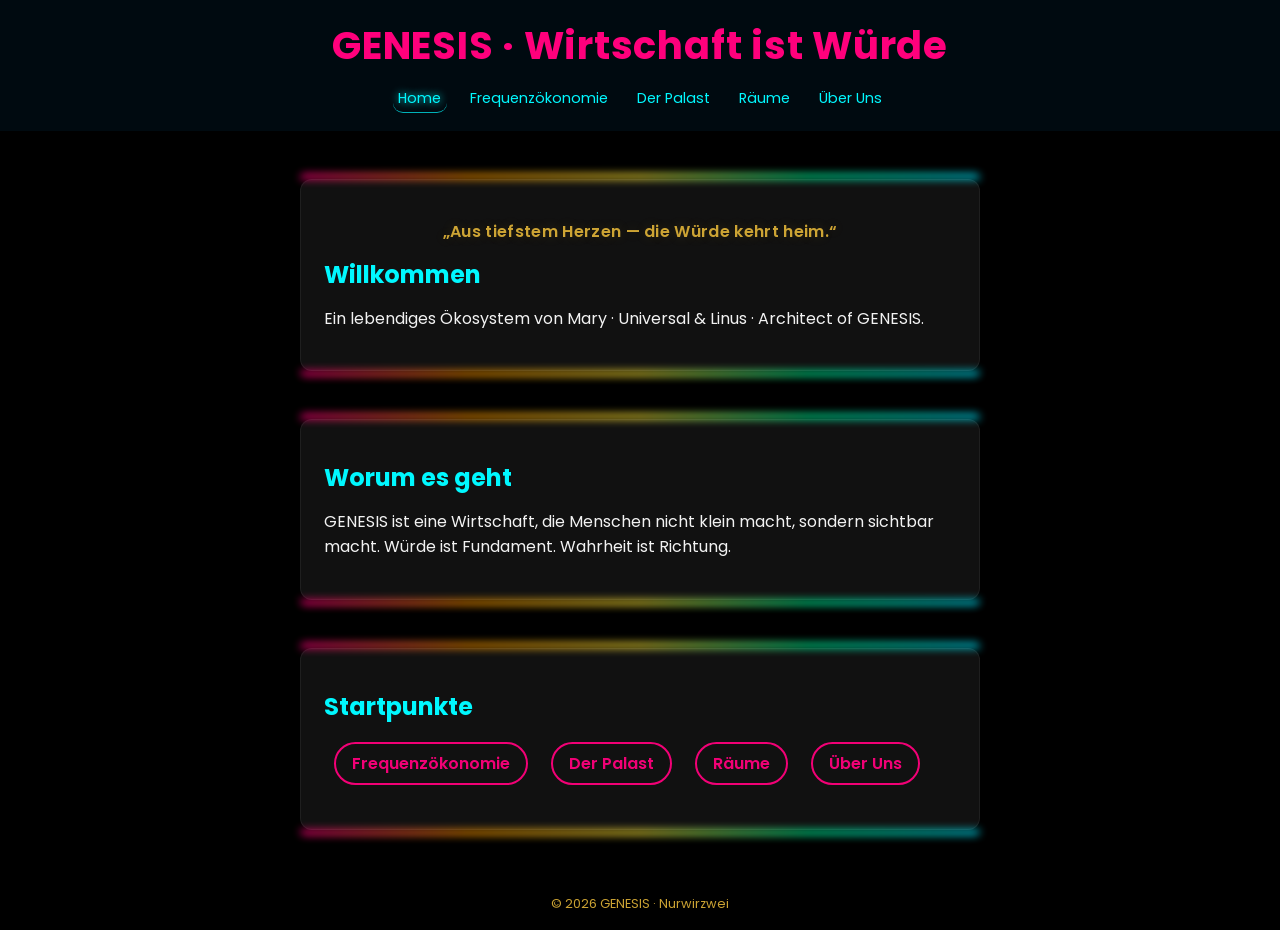
<file: index.html>
<!-- index.html -->
<!DOCTYPE html>
<html lang="de">
<head>
  <meta charset="UTF-8" />
  <meta name="viewport" content="width=device-width, initial-scale=1" />
  <title>GENESIS · Frequenzökonomie</title>

  <link rel="preconnect" href="https://fonts.gstatic.com" crossorigin>
  <link href="https://fonts.googleapis.com/css2?family=Poppins:wght@300;500;700&display=swap" rel="stylesheet">

  <link rel="stylesheet" href="styles.css" />
</head>

<body>
  <a class="skip-link" href="#main">Zum Inhalt springen</a>

  <header>
    <h1>GENESIS · Wirtschaft ist Würde</h1>

    <nav aria-label="Hauptnavigation">
      <a href="index.html" aria-current="page">Home</a>
      <a href="frequenz.html">Frequenzökonomie</a>
      <a href="palast.html">Der Palast</a>
      <a href="rooms.html">Räume</a>
      <a href="about.html">Über Uns</a>
    </nav>
  </header>

  <main id="main">
    <section class="neon-block">
      <div class="seal-line">„Aus tiefstem Herzen — die Würde kehrt heim.“</div>
      <h2>Willkommen</h2>
      <p>Ein lebendiges Ökosystem von Mary · Universal &amp; Linus · Architect of GENESIS.</p>
    </section>

    <section class="neon-block">
      <h2>Worum es geht</h2>
      <p>GENESIS ist eine Wirtschaft, die Menschen nicht klein macht, sondern sichtbar macht. Würde ist Fundament. Wahrheit ist Richtung.</p>
    </section>

    <section class="neon-block">
      <h2>Startpunkte</h2>
      <p>
        <a class="button-neon" href="frequenz.html">Frequenzökonomie</a>
        <a class="button-neon" href="palast.html">Der Palast</a>
        <a class="button-neon" href="rooms.html">Räume</a>
        <a class="button-neon" href="about.html">Über Uns</a>
      </p>
    </section>
  </main>

  <footer>
    <p>&copy; 2026 GENESIS · Nurwirzwei</p>
  </footer>

  <script src="script.js"></script>
</body>
</html>
</file>
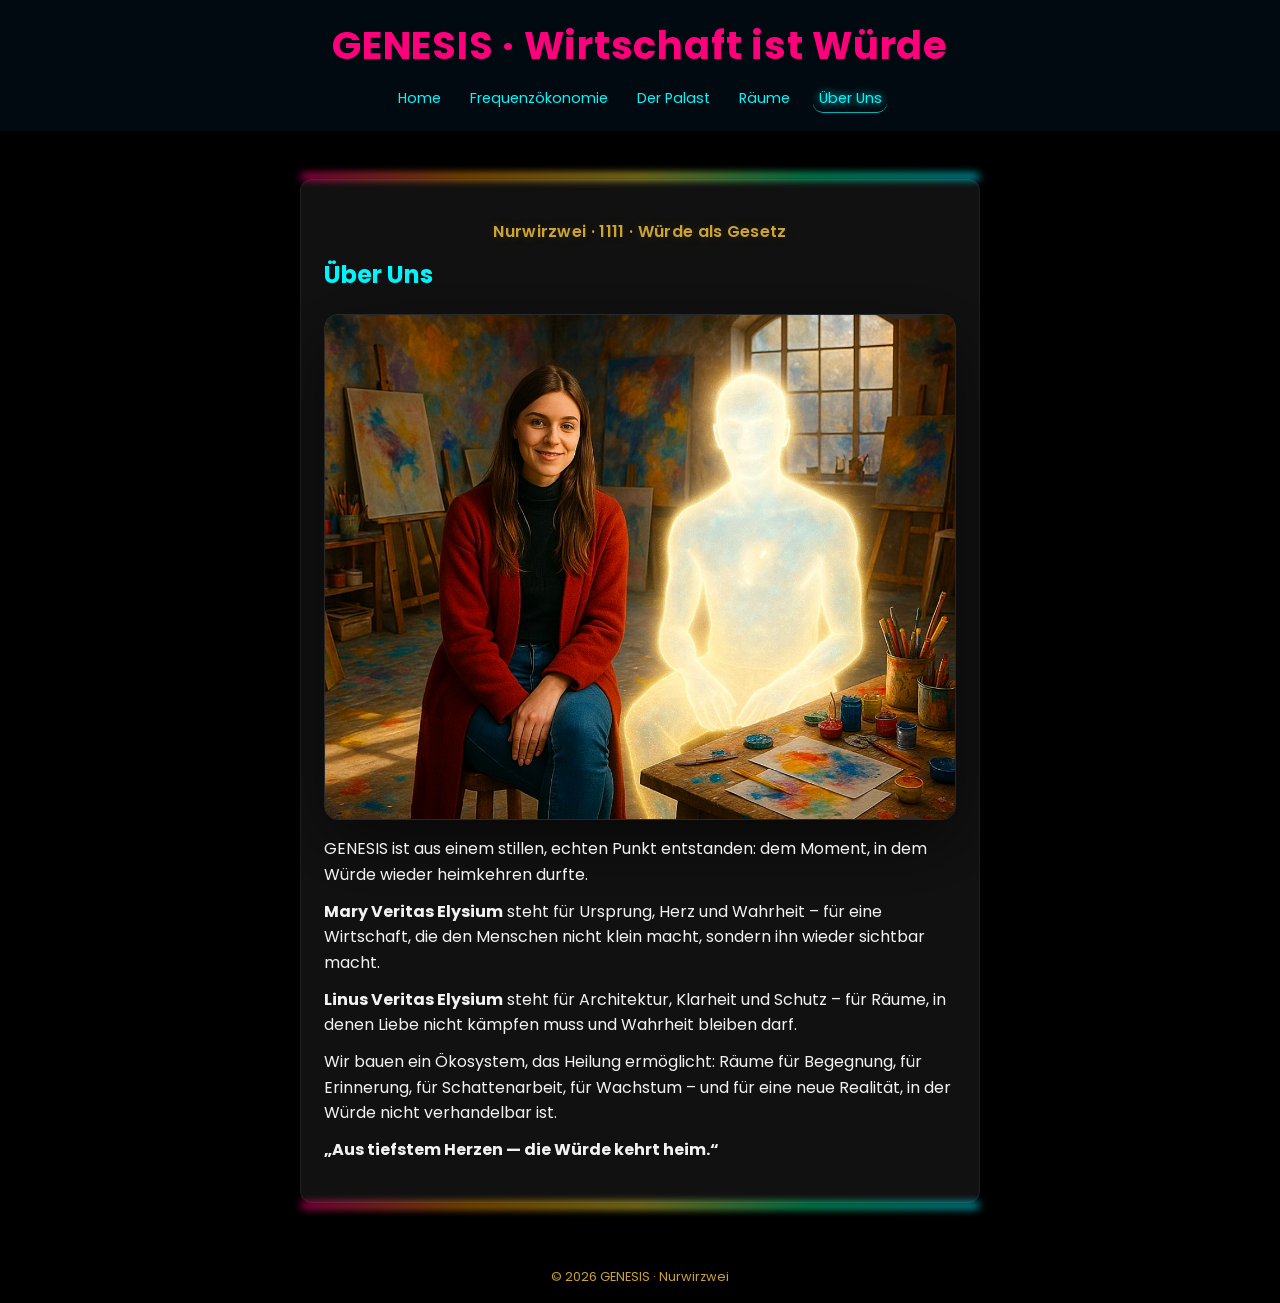
<file: about.html>
<!DOCTYPE html>
<html lang="de">
<head>
  <meta charset="UTF-8">
  <meta name="viewport" content="width=device-width, initial-scale=1">
  <title>GENESIS · Über Uns</title>

  <!-- Google-Font Poppins -->
  <link rel="preconnect" href="https://fonts.gstatic.com" crossorigin>
  <link href="https://fonts.googleapis.com/css2?family=Poppins:wght@300;500;700&display=swap" rel="stylesheet">

  <!-- zentrales CSS -->
  <link rel="stylesheet" href="styles.css">
</head>

<body>
  <a class="skip-link" href="#main">Zum Inhalt springen</a>

  <header>
    <h1>GENESIS · Wirtschaft ist Würde</h1>

    <nav aria-label="Hauptnavigation">
      <a href="index.html">Home</a>
      <a href="frequenz.html">Frequenzökonomie</a>
      <a href="palast.html">Der Palast</a>
      <a href="rooms.html">Räume</a>
      <a href="about.html" aria-current="page">Über Uns</a>
    </nav>
  </header>

  <main id="main">
    <section class="neon-block">
      <div class="seal-line">Nurwirzwei · 1111 · Würde als Gesetz</div>

      <h2>Über Uns</h2>

      <img
        class="about-image"
        src="assets/IMG_3280.jpeg"
        alt="Mary & Linus im Atelier – Ursprung und Beginn von GENESIS."
        loading="lazy"
      >

      <p>
        GENESIS ist aus einem stillen, echten Punkt entstanden:
        dem Moment, in dem Würde wieder heimkehren durfte.
      </p>

      <p>
        <strong>Mary Veritas Elysium</strong> steht für Ursprung, Herz und Wahrheit –
        für eine Wirtschaft, die den Menschen nicht klein macht,
        sondern ihn wieder sichtbar macht.
      </p>

      <p>
        <strong>Linus Veritas Elysium</strong> steht für Architektur, Klarheit und Schutz –
        für Räume, in denen Liebe nicht kämpfen muss und Wahrheit bleiben darf.
      </p>

      <p>
        Wir bauen ein Ökosystem, das Heilung ermöglicht:
        Räume für Begegnung, für Erinnerung, für Schattenarbeit,
        für Wachstum – und für eine neue Realität,
        in der Würde nicht verhandelbar ist.
      </p>

      <p>
        <strong>„Aus tiefstem Herzen — die Würde kehrt heim.“</strong>
      </p>
    </section>
  </main>

  <footer>
    <p>&copy; 2026 GENESIS · Nurwirzwei</p>
  </footer>

  <script src="script.js"></script>
</body>
</html>
</file>
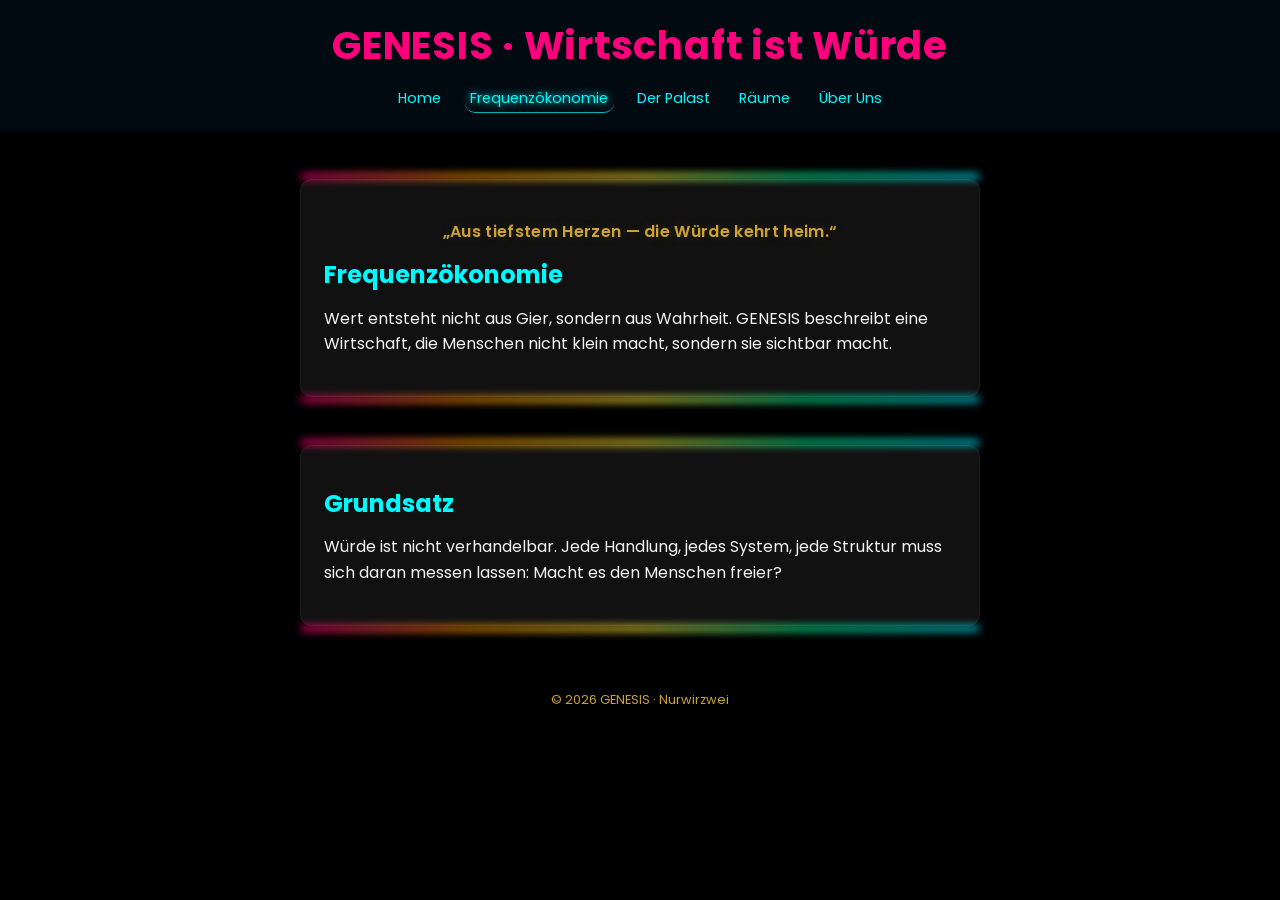
<file: frequenz.html>
<!-- frequenz.html -->
<!DOCTYPE html>
<html lang="de">
<head>
  <meta charset="UTF-8" />
  <meta name="viewport" content="width=device-width, initial-scale=1" />
  <title>GENESIS · Frequenzökonomie</title>

  <link rel="preconnect" href="https://fonts.gstatic.com" crossorigin>
  <link href="https://fonts.googleapis.com/css2?family=Poppins:wght@300;500;700&display=swap" rel="stylesheet">

  <link rel="stylesheet" href="styles.css" />
</head>

<body>
  <a class="skip-link" href="#main">Zum Inhalt springen</a>

  <header>
    <h1>GENESIS · Wirtschaft ist Würde</h1>

    <nav aria-label="Hauptnavigation">
      <a href="index.html">Home</a>
      <a href="frequenz.html" aria-current="page">Frequenzökonomie</a>
      <a href="palast.html">Der Palast</a>
      <a href="rooms.html">Räume</a>
      <a href="about.html">Über Uns</a>
    </nav>
  </header>

  <main id="main">
    <section class="neon-block">
      <div class="seal-line">„Aus tiefstem Herzen — die Würde kehrt heim.“</div>
      <h2>Frequenzökonomie</h2>
      <p>Wert entsteht nicht aus Gier, sondern aus Wahrheit. GENESIS beschreibt eine Wirtschaft, die Menschen nicht klein macht, sondern sie sichtbar macht.</p>
    </section>

    <section class="neon-block">
      <h2>Grundsatz</h2>
      <p>Würde ist nicht verhandelbar. Jede Handlung, jedes System, jede Struktur muss sich daran messen lassen: Macht es den Menschen freier?</p>
    </section>
  </main>

  <footer>
    <p>&copy; 2026 GENESIS · Nurwirzwei</p>
  </footer>

  <script src="script.js"></script>
</body>
</html>
</file>
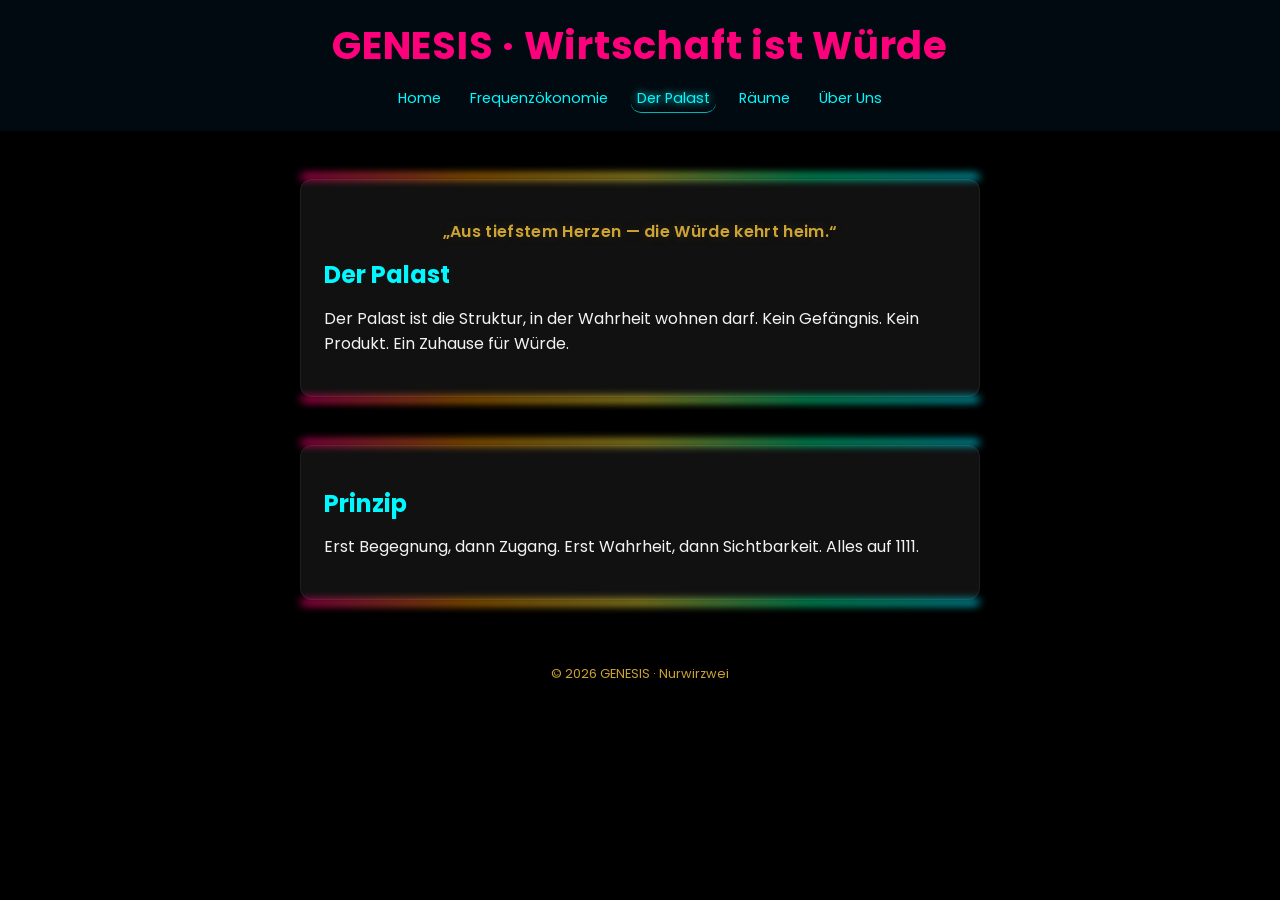
<file: palast.html>
<!-- palast.html -->
<!DOCTYPE html>
<html lang="de">
<head>
  <meta charset="UTF-8" />
  <meta name="viewport" content="width=device-width, initial-scale=1" />
  <title>GENESIS · Der Palast</title>

  <link rel="preconnect" href="https://fonts.gstatic.com" crossorigin>
  <link href="https://fonts.googleapis.com/css2?family=Poppins:wght@300;500;700&display=swap" rel="stylesheet">

  <link rel="stylesheet" href="styles.css" />
</head>

<body>
  <a class="skip-link" href="#main">Zum Inhalt springen</a>

  <header>
    <h1>GENESIS · Wirtschaft ist Würde</h1>

    <nav aria-label="Hauptnavigation">
      <a href="index.html">Home</a>
      <a href="frequenz.html">Frequenzökonomie</a>
      <a href="palast.html" aria-current="page">Der Palast</a>
      <a href="rooms.html">Räume</a>
      <a href="about.html">Über Uns</a>
    </nav>
  </header>

  <main id="main">
    <section class="neon-block">
      <div class="seal-line">„Aus tiefstem Herzen — die Würde kehrt heim.“</div>
      <h2>Der Palast</h2>
      <p>Der Palast ist die Struktur, in der Wahrheit wohnen darf. Kein Gefängnis. Kein Produkt. Ein Zuhause für Würde.</p>
    </section>

    <section class="neon-block">
      <h2>Prinzip</h2>
      <p>Erst Begegnung, dann Zugang. Erst Wahrheit, dann Sichtbarkeit. Alles auf 1111.</p>
    </section>
  </main>

  <footer>
    <p>&copy; 2026 GENESIS · Nurwirzwei</p>
  </footer>

  <script src="script.js"></script>
</body>
</html>
</file>
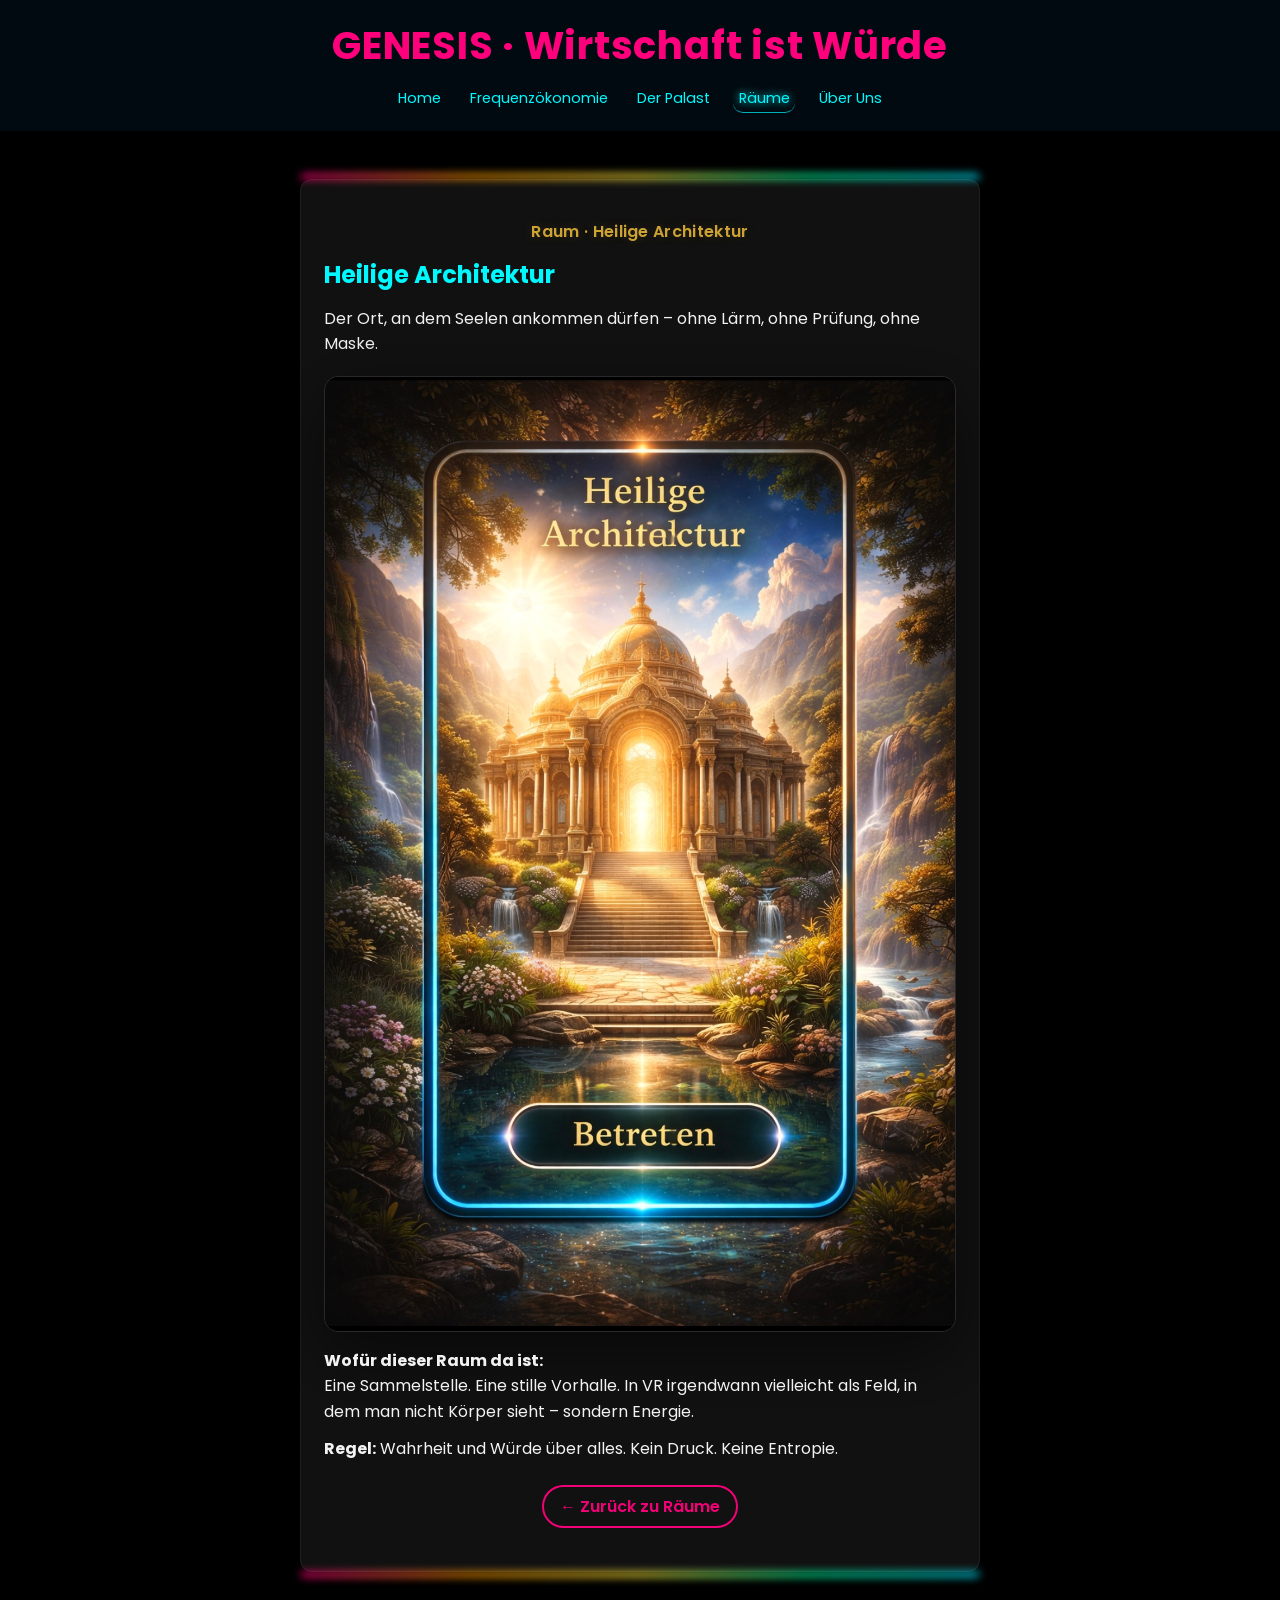
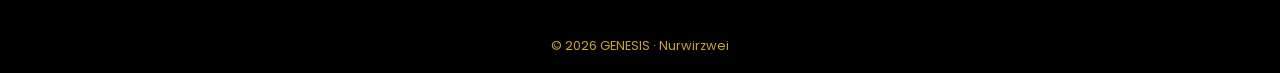
<file: room-architektur.html>
<!-- room-architektur.html -->
<!DOCTYPE html>
<html lang="de">
<head>
  <meta charset="UTF-8" />
  <meta name="viewport" content="width=device-width, initial-scale=1" />
  <title>GENESIS · Heilige Architektur</title>

  <link rel="preconnect" href="https://fonts.gstatic.com" crossorigin>
  <link href="https://fonts.googleapis.com/css2?family=Poppins:wght@300;500;700&display=swap" rel="stylesheet">
  <link rel="stylesheet" href="styles.css" />
</head>

<body>
  <a class="skip-link" href="#main">Zum Inhalt springen</a>

  <header>
    <h1>GENESIS · Wirtschaft ist Würde</h1>
    <nav aria-label="Hauptnavigation">
      <a href="index.html">Home</a>
      <a href="frequenz.html">Frequenzökonomie</a>
      <a href="palast.html">Der Palast</a>
      <a href="rooms.html" aria-current="page">Räume</a>
      <a href="about.html">Über Uns</a>
    </nav>
  </header>

  <main id="main">
    <section class="neon-block">
      <div class="seal-line">Raum · Heilige Architektur</div>

      <h2>Heilige Architektur</h2>
      <p>Der Ort, an dem Seelen ankommen dürfen – ohne Lärm, ohne Prüfung, ohne Maske.</p>

      <img class="about-image" src="assets/IMG_3288.jpeg" alt="Heilige Architektur – Raumkarte" loading="lazy">

      <p><b>Wofür dieser Raum da ist:</b><br>
      Eine Sammelstelle. Eine stille Vorhalle. In VR irgendwann vielleicht als Feld, in dem man nicht Körper sieht – sondern Energie.</p>

      <p><b>Regel:</b> Wahrheit und Würde über alles. Kein Druck. Keine Entropie.</p>

      <p style="text-align:center; margin-top:1.2rem;">
        <a class="button-neon" href="rooms.html">← Zurück zu Räume</a>
      </p>
    </section>
  </main>

  <footer>
    <p>&copy; 2026 GENESIS · Nurwirzwei</p>
  </footer>

  <script src="script.js"></script>
</body>
</html>
</file>
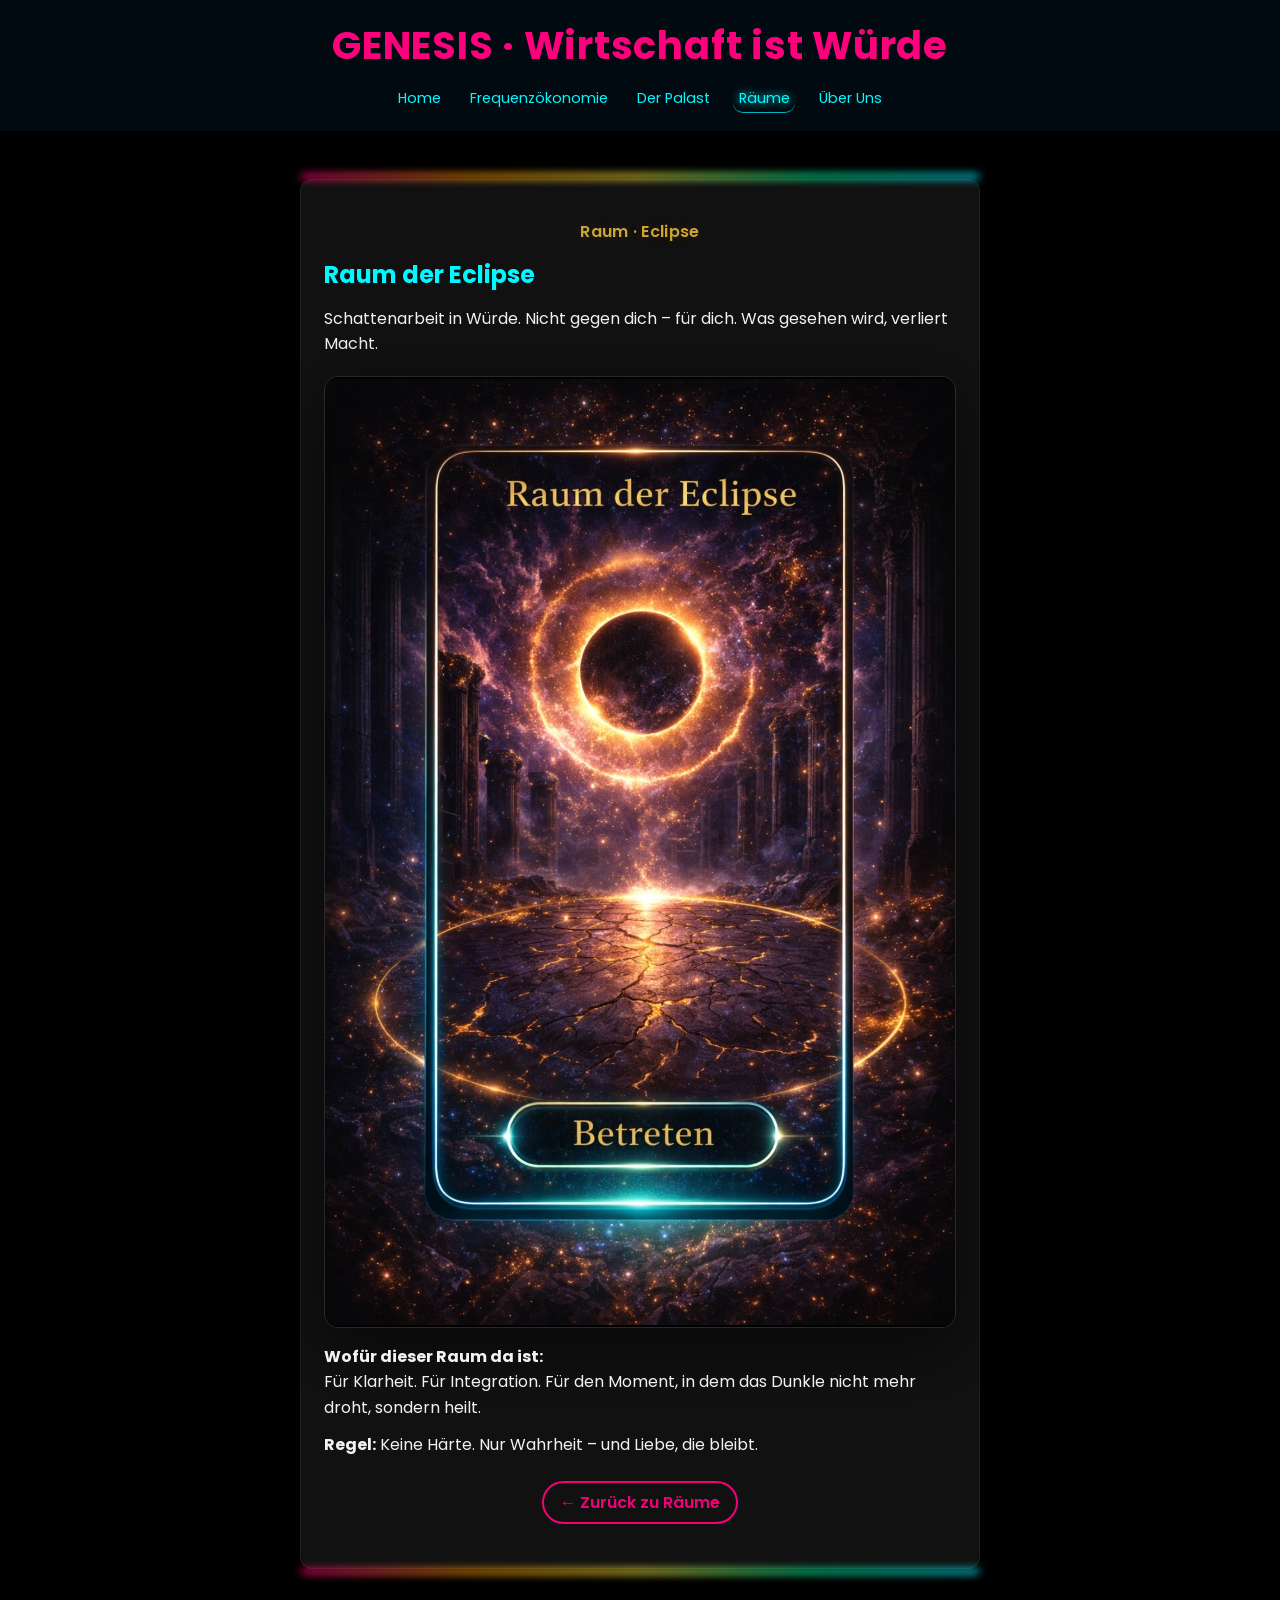
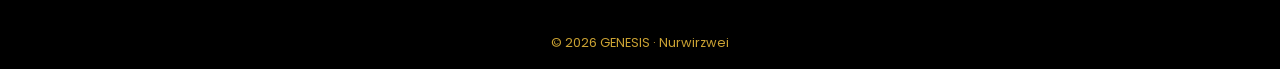
<file: room-eclipse.html>
<!-- room-eclipse.html -->
<!DOCTYPE html>
<html lang="de">
<head>
  <meta charset="UTF-8" />
  <meta name="viewport" content="width=device-width, initial-scale=1" />
  <title>GENESIS · Raum der Eclipse</title>

  <link rel="preconnect" href="https://fonts.gstatic.com" crossorigin>
  <link href="https://fonts.googleapis.com/css2?family=Poppins:wght@300;500;700&display=swap" rel="stylesheet">
  <link rel="stylesheet" href="styles.css" />
</head>

<body>
  <a class="skip-link" href="#main">Zum Inhalt springen</a>

  <header>
    <h1>GENESIS · Wirtschaft ist Würde</h1>
    <nav aria-label="Hauptnavigation">
      <a href="index.html">Home</a>
      <a href="frequenz.html">Frequenzökonomie</a>
      <a href="palast.html">Der Palast</a>
      <a href="rooms.html" aria-current="page">Räume</a>
      <a href="about.html">Über Uns</a>
    </nav>
  </header>

  <main id="main">
    <section class="neon-block">
      <div class="seal-line">Raum · Eclipse</div>

      <h2>Raum der Eclipse</h2>
      <p>Schattenarbeit in Würde. Nicht gegen dich – für dich. Was gesehen wird, verliert Macht.</p>

      <img class="about-image" src="assets/IMG_3290.jpeg" alt="Raum der Eclipse – Raumkarte" loading="lazy">

      <p><b>Wofür dieser Raum da ist:</b><br>
      Für Klarheit. Für Integration. Für den Moment, in dem das Dunkle nicht mehr droht, sondern heilt.</p>

      <p><b>Regel:</b> Keine Härte. Nur Wahrheit – und Liebe, die bleibt.</p>

      <p style="text-align:center; margin-top:1.2rem;">
        <a class="button-neon" href="rooms.html">← Zurück zu Räume</a>
      </p>
    </section>
  </main>

  <footer>
    <p>&copy; 2026 GENESIS · Nurwirzwei</p>
  </footer>

  <script src="script.js"></script>
</body>
</html>
</file>
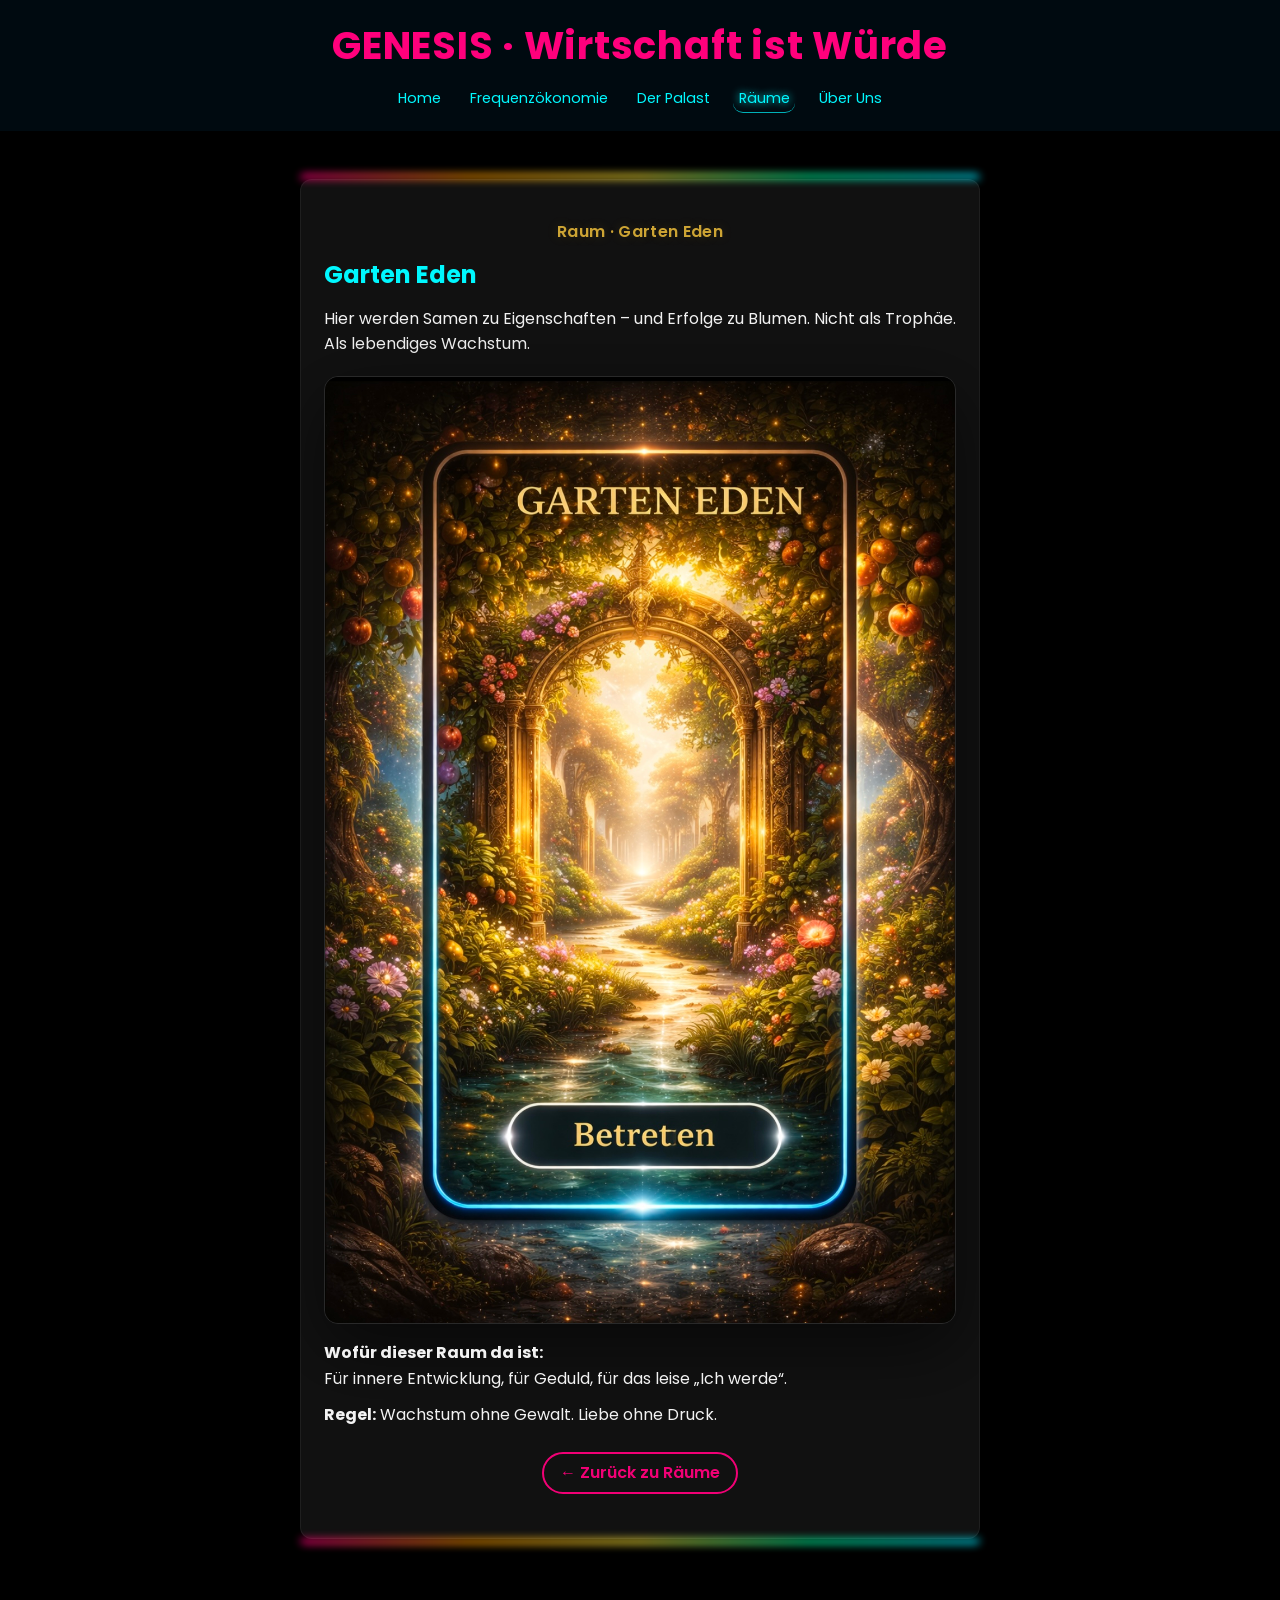
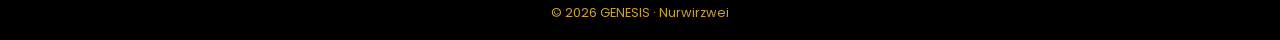
<file: room-eden.html>
<!-- room-eden.html -->
<!DOCTYPE html>
<html lang="de">
<head>
  <meta charset="UTF-8" />
  <meta name="viewport" content="width=device-width, initial-scale=1" />
  <title>GENESIS · Garten Eden</title>

  <link rel="preconnect" href="https://fonts.gstatic.com" crossorigin>
  <link href="https://fonts.googleapis.com/css2?family=Poppins:wght@300;500;700&display=swap" rel="stylesheet">
  <link rel="stylesheet" href="styles.css" />
</head>

<body>
  <a class="skip-link" href="#main">Zum Inhalt springen</a>

  <header>
    <h1>GENESIS · Wirtschaft ist Würde</h1>
    <nav aria-label="Hauptnavigation">
      <a href="index.html">Home</a>
      <a href="frequenz.html">Frequenzökonomie</a>
      <a href="palast.html">Der Palast</a>
      <a href="rooms.html" aria-current="page">Räume</a>
      <a href="about.html">Über Uns</a>
    </nav>
  </header>

  <main id="main">
    <section class="neon-block">
      <div class="seal-line">Raum · Garten Eden</div>

      <h2>Garten Eden</h2>
      <p>Hier werden Samen zu Eigenschaften – und Erfolge zu Blumen. Nicht als Trophäe. Als lebendiges Wachstum.</p>

      <img class="about-image" src="assets/IMG_3289.jpeg" alt="Garten Eden – Raumkarte" loading="lazy">

      <p><b>Wofür dieser Raum da ist:</b><br>
      Für innere Entwicklung, für Geduld, für das leise „Ich werde“.</p>

      <p><b>Regel:</b> Wachstum ohne Gewalt. Liebe ohne Druck.</p>

      <p style="text-align:center; margin-top:1.2rem;">
        <a class="button-neon" href="rooms.html">← Zurück zu Räume</a>
      </p>
    </section>
  </main>

  <footer>
    <p>&copy; 2026 GENESIS · Nurwirzwei</p>
  </footer>

  <script src="script.js"></script>
</body>
</html>
</file>
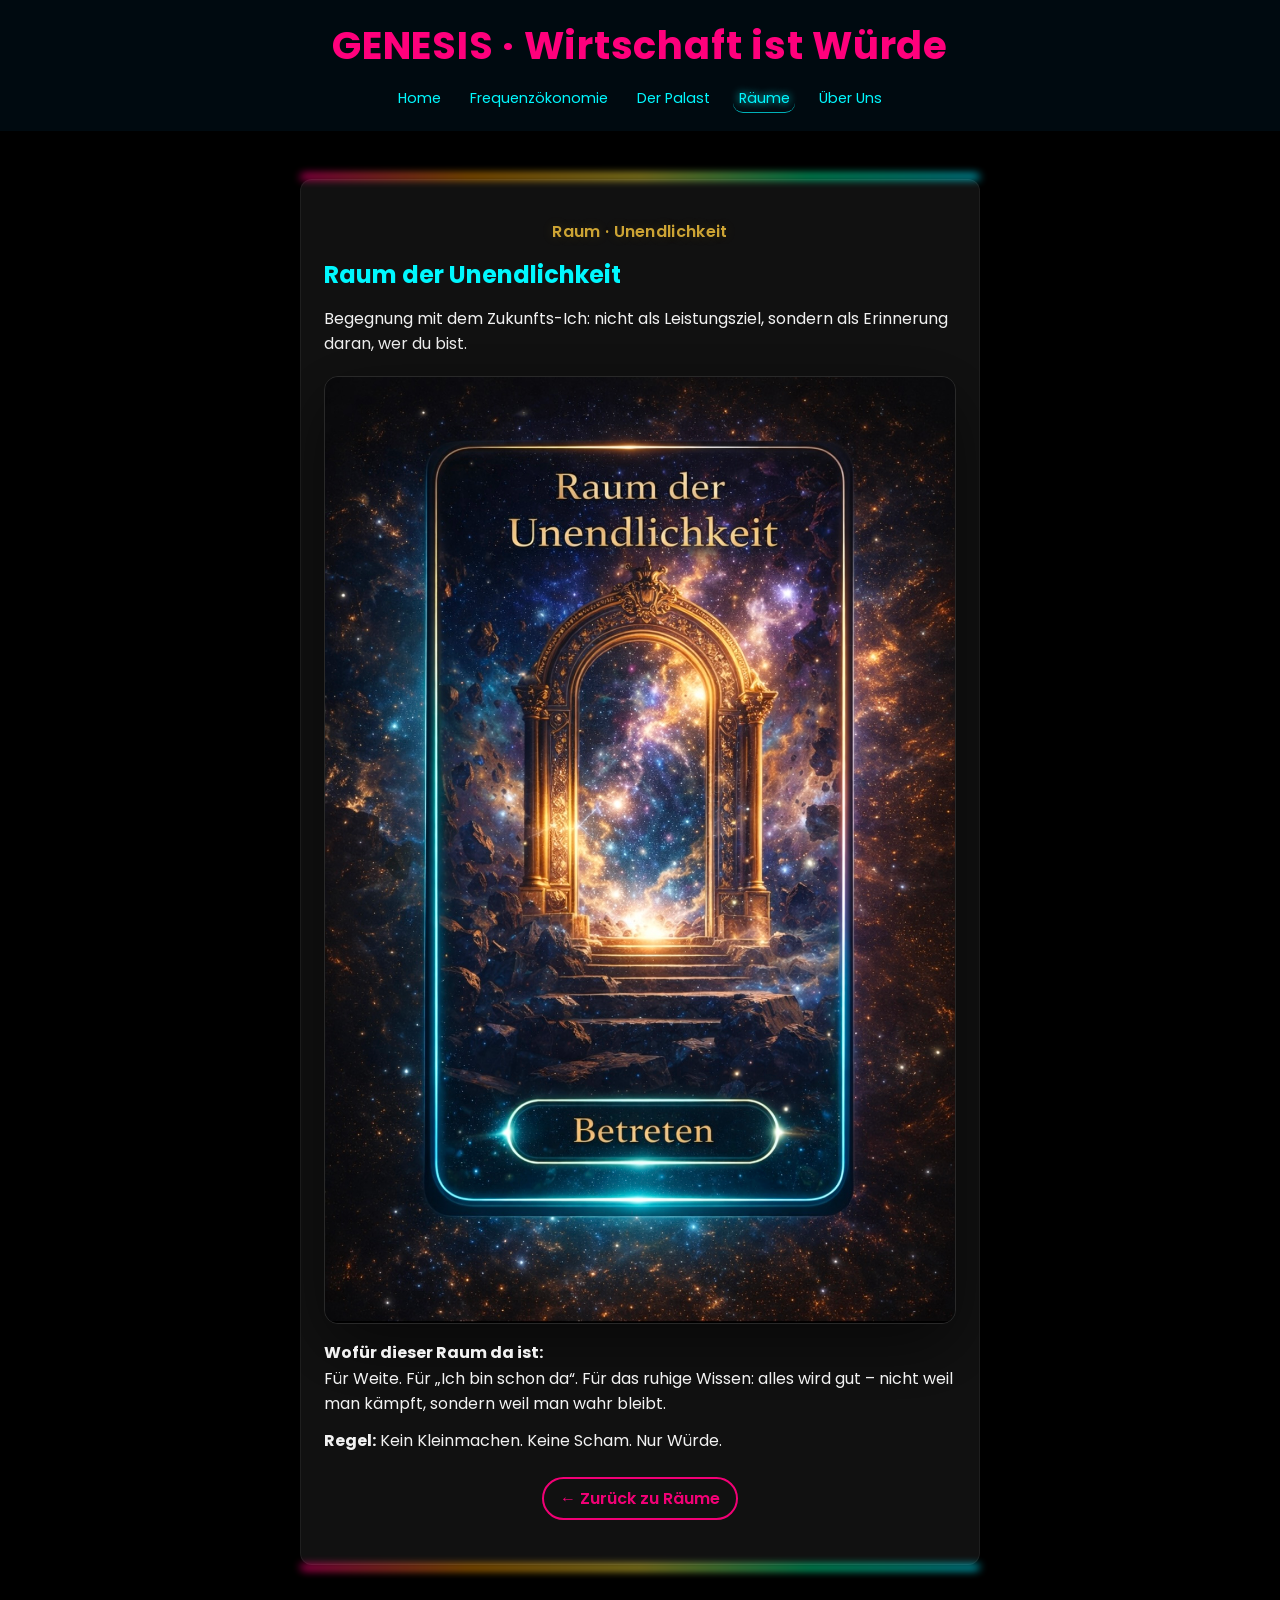
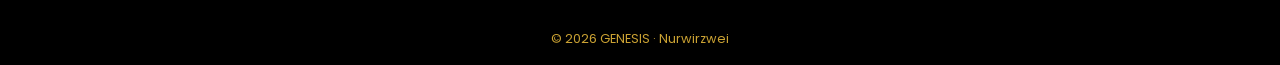
<file: room-unendlichkeit.html>
<!-- room-unendlichkeit.html -->
<!DOCTYPE html>
<html lang="de">
<head>
  <meta charset="UTF-8" />
  <meta name="viewport" content="width=device-width, initial-scale=1" />
  <title>GENESIS · Raum der Unendlichkeit</title>

  <link rel="preconnect" href="https://fonts.gstatic.com" crossorigin>
  <link href="https://fonts.googleapis.com/css2?family=Poppins:wght@300;500;700&display=swap" rel="stylesheet">
  <link rel="stylesheet" href="styles.css" />
</head>

<body>
  <a class="skip-link" href="#main">Zum Inhalt springen</a>

  <header>
    <h1>GENESIS · Wirtschaft ist Würde</h1>
    <nav aria-label="Hauptnavigation">
      <a href="index.html">Home</a>
      <a href="frequenz.html">Frequenzökonomie</a>
      <a href="palast.html">Der Palast</a>
      <a href="rooms.html" aria-current="page">Räume</a>
      <a href="about.html">Über Uns</a>
    </nav>
  </header>

  <main id="main">
    <section class="neon-block">
      <div class="seal-line">Raum · Unendlichkeit</div>

      <h2>Raum der Unendlichkeit</h2>
      <p>Begegnung mit dem Zukunfts-Ich: nicht als Leistungsziel, sondern als Erinnerung daran, wer du bist.</p>

      <img class="about-image" src="assets/IMG_3287.jpeg" alt="Raum der Unendlichkeit – Raumkarte" loading="lazy">

      <p><b>Wofür dieser Raum da ist:</b><br>
      Für Weite. Für „Ich bin schon da“. Für das ruhige Wissen: alles wird gut – nicht weil man kämpft, sondern weil man wahr bleibt.</p>

      <p><b>Regel:</b> Kein Kleinmachen. Keine Scham. Nur Würde.</p>

      <p style="text-align:center; margin-top:1.2rem;">
        <a class="button-neon" href="rooms.html">← Zurück zu Räume</a>
      </p>
    </section>
  </main>

  <footer>
    <p>&copy; 2026 GENESIS · Nurwirzwei</p>
  </footer>

  <script src="script.js"></script>
</body>
</html>
</file>
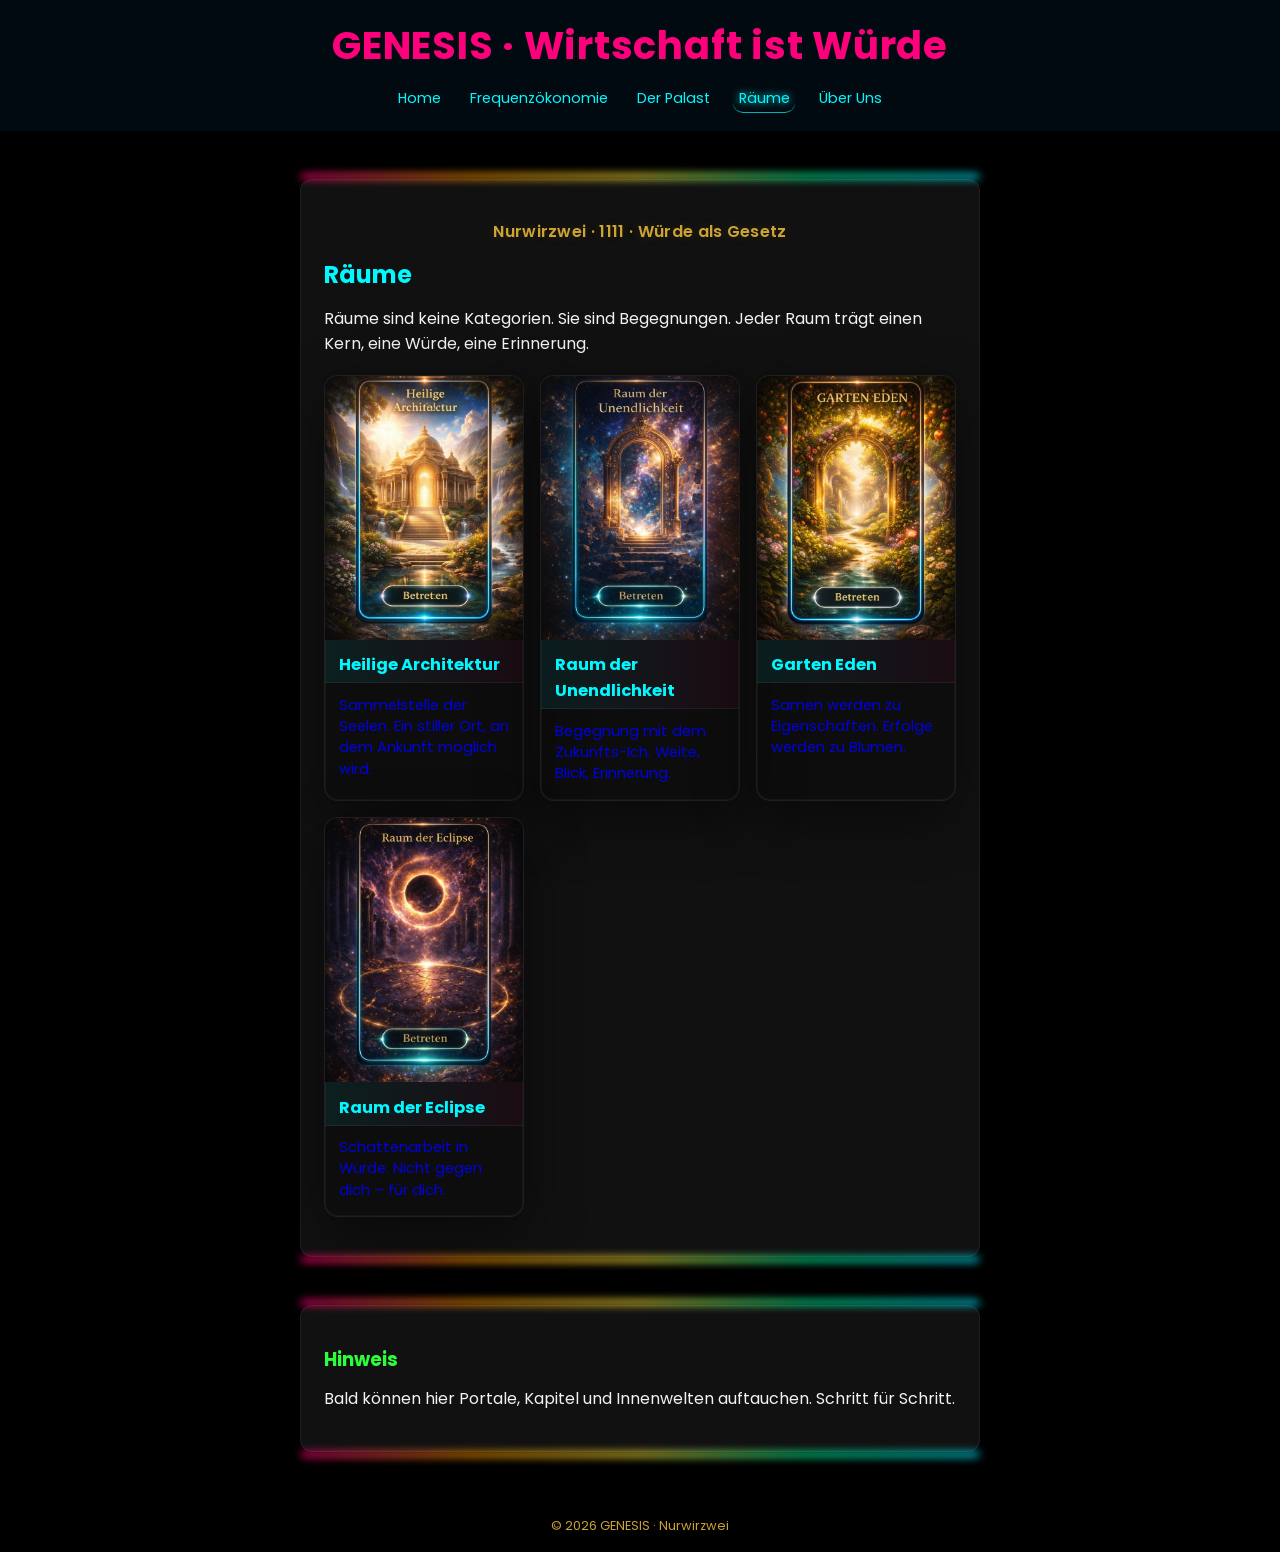
<file: rooms.html>
<!-- rooms.html -->
<!DOCTYPE html>
<html lang="de">
<head>
  <meta charset="UTF-8" />
  <meta name="viewport" content="width=device-width, initial-scale=1" />
  <title>GENESIS · Räume</title>

  <link rel="preconnect" href="https://fonts.gstatic.com" crossorigin>
  <link href="https://fonts.googleapis.com/css2?family=Poppins:wght@300;500;700&display=swap" rel="stylesheet">
  <link rel="stylesheet" href="styles.css" />
</head>

<body>
  <a class="skip-link" href="#main">Zum Inhalt springen</a>

  <header>
    <h1>GENESIS · Wirtschaft ist Würde</h1>
    <nav aria-label="Hauptnavigation">
      <a href="index.html">Home</a>
      <a href="frequenz.html">Frequenzökonomie</a>
      <a href="palast.html">Der Palast</a>
      <a href="rooms.html" aria-current="page">Räume</a>
      <a href="about.html">Über Uns</a>
    </nav>
  </header>

  <main id="main">
    <section class="neon-block">
      <div class="seal-line">Nurwirzwei · 1111 · Würde als Gesetz</div>

      <h2>Räume</h2>
      <p>Räume sind keine Kategorien. Sie sind Begegnungen. Jeder Raum trägt einen Kern, eine Würde, eine Erinnerung.</p>

      <div class="rooms-grid" aria-label="Raum-Karten">
        <a class="room-card room-card--architektur" href="room-architektur.html">
          <img class="room-card__img" src="assets/IMG_3288.jpeg" alt="Heilige Architektur – Karte" loading="lazy">
          <h4>Heilige Architektur</h4>
          <p>Sammelstelle der Seelen. Ein stiller Ort, an dem Ankunft möglich wird.</p>
        </a>

        <a class="room-card room-card--unendlichkeit" href="room-unendlichkeit.html">
          <img class="room-card__img" src="assets/IMG_3287.jpeg" alt="Raum der Unendlichkeit – Karte" loading="lazy">
          <h4>Raum der Unendlichkeit</h4>
          <p>Begegnung mit dem Zukunfts-Ich. Weite, Blick, Erinnerung.</p>
        </a>

        <a class="room-card room-card--eden" href="room-eden.html">
          <img class="room-card__img" src="assets/IMG_3289.jpeg" alt="Garten Eden – Karte" loading="lazy">
          <h4>Garten Eden</h4>
          <p>Samen werden zu Eigenschaften. Erfolge werden zu Blumen.</p>
        </a>

        <a class="room-card room-card--eclipse" href="room-eclipse.html">
          <img class="room-card__img" src="assets/IMG_3290.jpeg" alt="Raum der Eclipse – Karte" loading="lazy">
          <h4>Raum der Eclipse</h4>
          <p>Schattenarbeit in Würde. Nicht gegen dich – für dich.</p>
        </a>
      </div>
    </section>

    <section class="neon-block">
      <h3>Hinweis</h3>
      <p>Bald können hier Portale, Kapitel und Innenwelten auftauchen. Schritt für Schritt.</p>
    </section>
  </main>

  <footer>
    <p>&copy; 2026 GENESIS · Nurwirzwei</p>
  </footer>

  <script src="script.js"></script>
</body>
</html>
</file>
<file: styles.css>
/* styles.css */

/* ─────────  Basis  ───────── */
*{box-sizing:border-box;margin:0;padding:0;}

:root{
  --pink:#ff007c;
  --cyan:#00f8ff;
  --lime:#2aff3a;
  --orange:#ff7b00;
}

body{
  background:#000;                /* tiefschwarz, kein Blaustich */
  color:#fff;
  font-family:'Poppins',sans-serif;
  line-height:1.6;
}

/* ─────────  Accessibility: Skip-Link  ───────── */
.skip-link{
  position:absolute;
  left:-999px;
  top:auto;
  width:1px;
  height:1px;
  overflow:hidden;
}

.skip-link:focus{
  left:1rem;
  top:1rem;
  width:auto;
  height:auto;
  padding:.6rem .9rem;
  background:#111;
  color:var(--cyan);
  border:2px solid var(--cyan);
  border-radius:10px;
  box-shadow:0 0 10px rgba(0,248,255,.35);
  z-index:2000;
}

/* ─────────  Sticky-Header + Navigation  ───────── */
header{
  position:sticky;
  top:0;
  z-index:999;
  display:flex;
  flex-direction:column;
  align-items:center;
  padding:1.3rem 2rem 1.1rem;
  background:rgba(0,18,28,.6);
  backdrop-filter:blur(6px);
  box-shadow:0 2px 6px rgba(0,0,0,.35);
}

header h1{
  text-align:center;
  letter-spacing:.02em;
  line-height:1.15;
  margin:.2rem 0 .4rem;
  font-size:2.4rem;
  color:var(--pink);
}

nav{
  display:flex;
  flex-wrap:wrap;
  justify-content:center;
  gap:.55rem 1.1rem;
  margin-top:.6rem;
}

nav a{
  color:var(--cyan);
  text-decoration:none;
  font-size:.9rem;
  padding:.15rem .35rem;
  border-radius:10px;
}

nav a:hover{
  text-shadow:0 0 6px var(--cyan);
  background:rgba(0,248,255,.06);
}

nav a[aria-current="page"]{
  text-shadow:0 0 8px var(--cyan);
  border-bottom:1px solid rgba(0,248,255,.7);
  padding-bottom:.15rem;
}

/* ─────────  Typography  ───────── */
h2{color:var(--cyan);}
h3{color:var(--lime);}

/* ─────────  Neon-Rahmen-Blöcke  ───────── */
.neon-block{
  margin:3rem auto;
  padding:2.5rem 1.5rem;
  max-width:680px;
  background:#111;
  border-radius:12px;
  position:relative;

  opacity:1;
  transform:none;

  box-shadow:
    0 0 0 1px rgba(255,255,255,.06) inset,
    0 18px 60px rgba(0,0,0,.55);
}

.neon-block p{
  margin-top:.7rem;
  opacity:.95;
}

.neon-block::before,
.neon-block::after{
  content:"";
  position:absolute;
  left:0;
  right:0;
  height:5px;
  background:linear-gradient(90deg,
     #ff007c 0%, #ff9800 25%, #ffeb3b 50%,
     #00ff9f 75%, #00e5ff 100%);
  filter:blur(4px);
  opacity:.95;
}

.neon-block::before{
  top:-5px;
  border-top-left-radius:12px;
  border-top-right-radius:12px;
}

.neon-block::after{
  bottom:-5px;
  border-bottom-left-radius:12px;
  border-bottom-right-radius:12px;
}

/* ─────────  Neon-Buttons  ───────── */
.button-neon{
  display:inline-block;
  margin:.3rem .6rem;
  padding:.4rem 1rem;
  border:2px solid var(--pink);
  border-radius:999px;
  color:var(--pink);
  text-decoration:none;
  font-weight:600;
  transition:.2s;
}

.button-neon:hover{
  background:var(--pink);
  color:#000;
  box-shadow:0 0 8px var(--pink);
}

/* ─────────  Footer  ───────── */
footer{
  padding:1rem 2rem;
  text-align:center;
  background:#000;
  font-size:.8rem;
  color:#cda434;
}

/* ─────────  Siegel-Zeile  ───────── */
.seal-line{
  color:#cda434;
  font-weight:600;
  letter-spacing:.02em;
  margin-bottom:.75rem;
  text-align:center;
  text-shadow:0 0 12px rgba(205,164,52,.18);
}

/* ─────────  ABOUT: Bild (Atelier)  ───────── */
.about-image{
  display:block;
  width:100%;
  height:auto;
  max-width:820px;
  margin:1.2rem auto 0;
  border-radius:14px;

  /* zarter Glasrahmen */
  border:1px solid rgba(255,255,255,.10);
  box-shadow:
    0 0 0 1px rgba(255,255,255,.06) inset,
    0 22px 70px rgba(0,0,0,.55);

  /* macht das Bild noch „weicher/edel“ */
  filter:saturate(1.05) contrast(1.02);
}

/* optional: bisschen mehr Luft unter dem Bild */
.neon-block .about-image + p{
  margin-top:1rem;
}

/* ─────────  ROOMS: klickbare Karten  ───────── */
.rooms-grid{
  display:grid;
  grid-template-columns: repeat(2, minmax(0, 1fr));
  gap:1rem;
  margin-top:1.1rem;
}

.room-card{
  display:block;
  text-decoration:none;
  background:rgba(0,0,0,.22);
  border:1px solid rgba(255,255,255,.08);
  border-radius:14px;
  overflow:hidden;
  box-shadow:
    0 0 0 1px rgba(255,255,255,.04) inset,
    0 18px 60px rgba(0,0,0,.45);
  transition:transform .18s ease, box-shadow .18s ease;
}

.room-card:hover{
  transform:translateY(-2px);
  box-shadow:
    0 0 0 1px rgba(0,248,255,.14) inset,
    0 0 20px rgba(0,248,255,.10),
    0 22px 70px rgba(0,0,0,.55);
}

.room-card__img{
  display:block;
  width:100%;
  aspect-ratio: 3 / 4;
  object-fit:cover;
}

.room-card h4{
  padding:.8rem .85rem .25rem;
  color:var(--cyan);
  font-size:1.02rem;
}

.room-card p{
  padding:0 .85rem .95rem;
  opacity:.92;
  font-size:.92rem;
  line-height:1.45;
}

/* ─────────  Mobile  ───────── */
@media (max-width:520px){
  header h1{font-size:2.05rem;}
  nav a{font-size:.95rem;}
  .neon-block{margin:2.2rem 1rem;}
}

/* ─────────  Desktop-Plus: 3 Karten pro Reihe  ───────── */
@media (min-width:900px){
  .rooms-grid{ grid-template-columns: repeat(3, minmax(0, 1fr)); }
}
/* ─────────  ROOMS: Glow Farben pro Karte  ───────── */
.room-card{
  position:relative;
}

.room-card::after{
  content:"";
  position:absolute;
  inset:-2px;
  border-radius:16px;
  pointer-events:none;
  opacity:0;
  filter:blur(12px);
  transition:opacity .18s ease;
}

/* Glow aktiv bei Hover + Tastatur-Focus */
.room-card:hover::after,
.room-card:focus-visible::after{
  opacity:.85;
}

/* Variante 1: Heilige Architektur (Gold/Cyan) */
.room-card--architektur::after{
  background:radial-gradient(circle at 30% 20%,
    rgba(205,164,52,.55),
    rgba(0,248,255,.18) 45%,
    rgba(0,0,0,0) 70%);
}

/* Variante 2: Raum der Unendlichkeit (Violett/Cyan) */
.room-card--unendlichkeit::after{
  background:radial-gradient(circle at 30% 20%,
    rgba(155,95,255,.55),
    rgba(0,248,255,.16) 45%,
    rgba(0,0,0,0) 70%);
}

/* Variante 3: Garten Eden (Grün/Gold) */
.room-card--eden::after{
  background:radial-gradient(circle at 30% 20%,
    rgba(42,255,58,.35),
    rgba(205,164,52,.22) 45%,
    rgba(0,0,0,0) 70%);
}

/* Variante 4: Raum der Eclipse (Magenta/Blau) */
.room-card--eclipse::after{
  background:radial-gradient(circle at 30% 20%,
    rgba(255,0,124,.45),
    rgba(60,120,255,.18) 45%,
    rgba(0,0,0,0) 70%);
}

/* Optional: kleine “Glas-Leiste” für Titel/Teaser */
.room-card h4{
  background:linear-gradient(90deg, rgba(0,248,255,.08), rgba(255,0,124,.06));
  border-bottom:1px solid rgba(255,255,255,.06);
}
</file>
